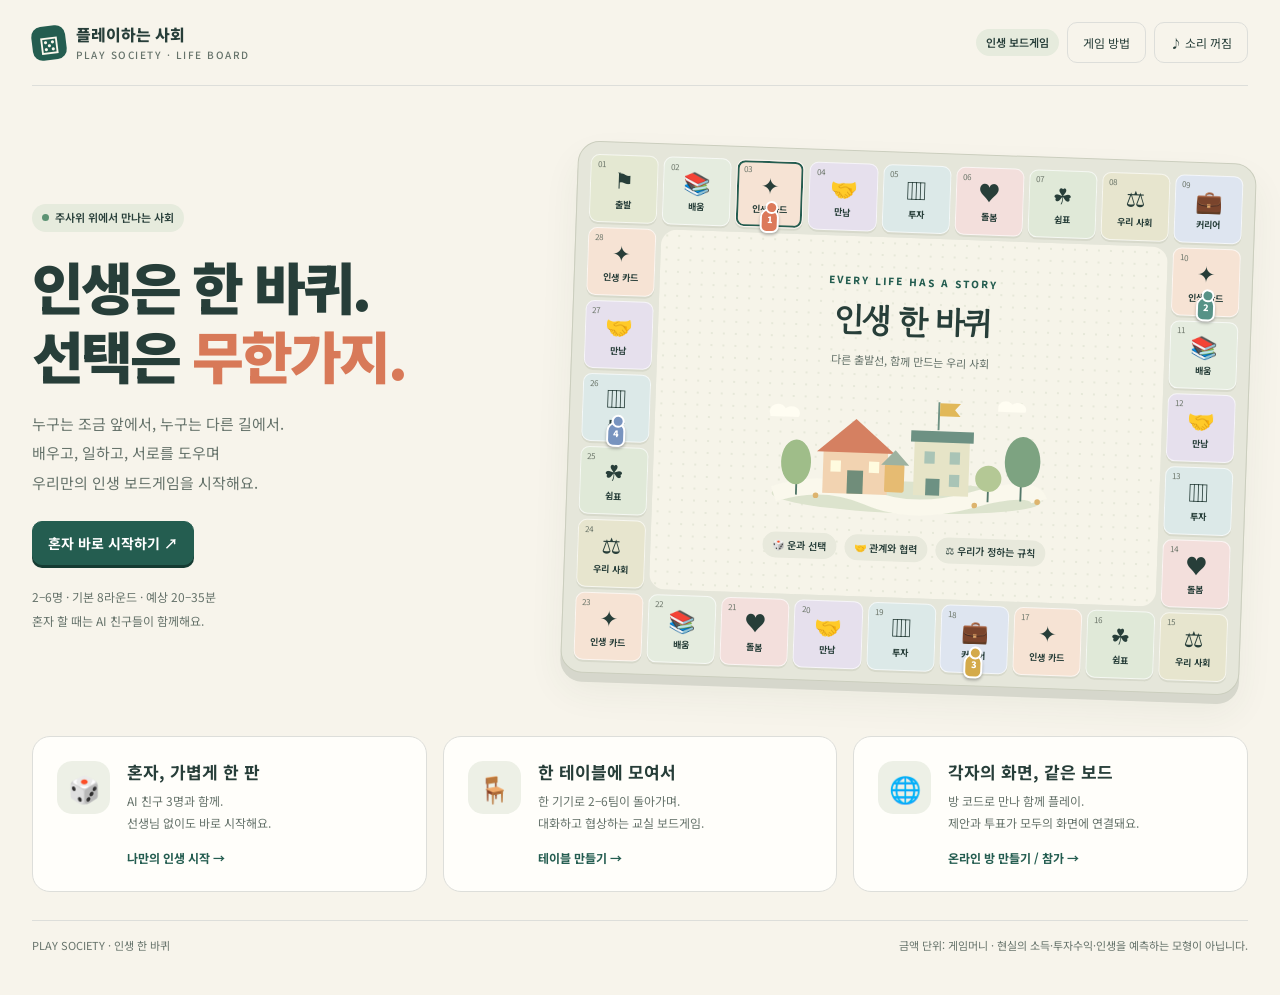
<file: newhabituslife/index.html>
<!doctype html>
<html lang="ko"><head><meta charset="utf-8"><meta name="viewport" content="width=device-width,initial-scale=1"><meta name="theme-color" content="#f7f4eb"><meta name="description" content="플레이하는 사회 — 서로 다른 출발선에서 만나 함께 만드는 인생 보드게임. 혼자, 한 기기, 온라인 교실에서 플레이하세요."><title>인생 한 바퀴 · 플레이하는 사회</title><link rel="stylesheet" href="/newhabituslife/style.css"></head><body><div id="app"></div><div id="toast" role="status" aria-live="polite"></div><dialog id="modal"></dialog><script type="module" src="/newhabituslife/app.mjs"></script></body></html>
</file>
<file: newhabituslife/style.css>
@import url('https://fonts.googleapis.com/css2?family=Gowun+Dodum&family=Noto+Sans+KR:wght@400;500;600;700;800;900&display=swap');
:root{--ink:#273e39;--muted:#66736b;--paper:#f7f4eb;--green:#245d50;--line:#dddeda;--orange:#d87958;--white:#fffefa;--shadow:0 9px 0 #d6d7cc,0 18px 36px #334d3310}*{box-sizing:border-box}body{margin:0;background:var(--paper);color:var(--ink);font-family:'Noto Sans KR',system-ui,sans-serif;font-size:14px;line-height:1.6}button,input,select{font:inherit}button{cursor:pointer;color:inherit}button:disabled{cursor:not-allowed;opacity:.42}button,input,select{border-radius:10px}button:focus-visible,input:focus-visible,select:focus-visible,a:focus-visible{outline:3px solid #d7914d;outline-offset:3px}h1,h2,h3,p{margin:0}h1,h2,h3{line-height:1.3}button{border:1px solid var(--line);background:var(--white);padding:10px 15px}button:hover:not(:disabled){border-color:var(--green);transform:translateY(-1px)}.primary{background:var(--green);color:white;border-color:var(--green);box-shadow:0 3px 0 #153b32;font-weight:700}.secondary{background:#e8eddf;border-color:#ced9c6}.small{font-size:12px}.muted{color:var(--muted)}.eyebrow{font-size:10px;letter-spacing:2px;font-weight:800;text-transform:uppercase;color:var(--green)}.pill{display:inline-flex;align-items:center;gap:6px;padding:5px 10px;border-radius:30px;background:#e6ebdd;font-size:11px;font-weight:600}.dot{width:7px;height:7px;border-radius:50%;background:#5c9374;display:inline-block}.row{display:flex;gap:10px;align-items:center;flex-wrap:wrap}.spread{justify-content:space-between}.wide{width:100%}.stack{display:grid;gap:12px}.hidden{display:none!important}.shell{max-width:1480px;margin:auto;padding:0 32px 40px}.topbar{height:86px;display:flex;align-items:center;justify-content:space-between;border-bottom:1px solid var(--line);gap:12px}.brand{display:flex;align-items:center;gap:10px;font-size:16px;font-weight:800}.brandmark{background:var(--green);color:#fcf8ed;width:34px;height:34px;display:grid;place-items:center;font-size:23px;border-radius:10px;transform:rotate(-7deg)}.brand small{font-size:10px;letter-spacing:1.5px;color:var(--muted);font-weight:500;display:block}.nav{display:flex;gap:8px;align-items:center}.nav button{font-size:12px;background:transparent}.hero{display:grid;grid-template-columns:.83fr 1.17fr;gap:55px;padding:54px 0 40px;align-items:center}.hero h1{font-size:clamp(36px,4.4vw,64px);font-weight:900;letter-spacing:-3px;line-height:1.24;margin:19px 0}.hero h1 em{font-style:normal;color:var(--orange)}.hero p{color:var(--muted);font-size:15px;line-height:1.95;max-width:410px}.hero .note{margin-top:20px;font-size:12px}.hero-board{transform:rotate(2deg);padding:12px 0}.hero-board .board{font-size:10px}.hero-board .cell{min-height:52px}.hero-board .cell .tile-icon{font-size:22px}.hero-board .cell .label{font-size:9px}.hero-board .center-title{font-size:33px}.mode-grid{display:grid;grid-template-columns:repeat(3,1fr);gap:16px;margin-bottom:28px}.mode-card{text-align:left;padding:24px;background:var(--white);border:1px solid var(--line);border-radius:18px;display:flex;gap:17px;align-items:flex-start}.mode-icon{font-size:26px;width:53px;height:53px;display:grid;place-items:center;background:#edf0e6;border-radius:15px;flex-shrink:0}.mode-card h3{font-size:17px;margin-bottom:7px}.mode-card p{font-size:12px;color:var(--muted);line-height:1.8}.mode-card b{display:block;margin-top:15px;font-size:12px;color:var(--green)}.footer{border-top:1px solid var(--line);padding-top:16px;font-size:11px;color:var(--muted);display:flex;justify-content:space-between;gap:15px}.game-head{padding:24px 0 18px}.game-head h1{font-size:26px;letter-spacing:-1px}.round-meta{display:flex;align-items:center;gap:15px}.round-num{font-size:28px;font-weight:800;line-height:1}.round-num span{font-size:13px;color:var(--muted);font-weight:400}.players{display:grid;grid-template-columns:repeat(var(--count,4),1fr);gap:10px;margin-bottom:22px}.player{background:var(--white);border:1px solid var(--line);border-radius:13px;padding:12px 14px;position:relative;min-width:0;text-align:left;box-shadow:0 3px 0 #e5e3d9}.player.active{border:2px solid var(--pc);padding:11px 13px;background:color-mix(in srgb,var(--pc) 6%,white)}.player .avatar{width:32px;height:32px;background:color-mix(in srgb,var(--pc) 20%,white);display:grid;place-items:center;border-radius:50%;font-size:20px}.player-name{font-size:12px;font-weight:800;white-space:nowrap;overflow:hidden;text-overflow:ellipsis;max-width:100px}.money{font-size:20px;font-weight:800;letter-spacing:-.6px}.money small{font-size:10px;font-weight:400;letter-spacing:0}.player .mini-stats{font-size:10px;margin-top:6px;display:flex;justify-content:space-between;gap:5px;color:var(--muted)}.game-grid{display:grid;grid-template-columns:minmax(0,1fr) 342px;gap:24px;align-items:start}.board-wrap{min-width:0}.board{display:grid;grid-template-columns:repeat(9,minmax(0,1fr));grid-template-rows:repeat(7,minmax(68px,1fr));gap:5px;padding:12px;background:#e5e6da;border:1px solid #cbcebe;border-radius:22px;box-shadow:var(--shadow);position:relative;isolation:isolate}.cell{background:var(--tile);border:1px solid #ffffffaa;border-radius:9px;display:flex;flex-direction:column;align-items:center;justify-content:center;position:relative;min-width:0;padding:8px 2px;transition:box-shadow .2s;user-select:none;cursor:pointer;box-shadow:0 2px 0 #5e62461a}.cell:hover{filter:brightness(1.04)}.cell.current{box-shadow:inset 0 0 0 2px var(--green),0 2px 0 #5e62461a}.cell .tile-no{position:absolute;top:3px;left:6px;font-size:8px;color:#6c766a}.tile-icon{font-size:25px;line-height:1.2}.cell .label{font-size:10px;font-weight:700;margin-top:5px;white-space:nowrap}.cell .pawns{position:absolute;bottom:-6px;display:flex;z-index:3;gap:0}.pawn{width:19px;height:25px;background:var(--pc);border:2px solid white;border-radius:10px 10px 7px 7px;color:white;box-shadow:0 2px 3px #0004;display:grid;place-items:center;font-size:9px;font-weight:900;position:relative}.pawn::before{content:'';position:absolute;width:9px;height:9px;background:var(--pc);border:2px solid white;top:-9px;left:3px;border-radius:50%}.pawn.walking{animation:hop .2s ease infinite}.board-center{grid-column:2/9;grid-row:2/7;border-radius:16px;background:#f6f4e9;display:flex;flex-direction:column;align-items:center;justify-content:center;position:relative;overflow:hidden;padding:15px;text-align:center;background-image:radial-gradient(#b4c1a43b .8px,transparent .8px);background-size:12px 12px}.center-title{font-family:'Gowun Dodum',sans-serif;font-size:42px;letter-spacing:-2px;margin:5px 0;font-weight:800}.center-sub{font-size:11px;color:var(--muted)}.town{width:min(320px,80%);height:145px;margin:5px 0 4px}.center-bottom{display:flex;gap:8px;align-items:center;margin-top:12px;flex-wrap:wrap;justify-content:center}.center-bottom .pill{background:#e8e9dc;font-size:10px}.board-caption{display:flex;justify-content:space-between;margin:22px 2px 14px;font-size:11px;color:var(--muted);gap:10px}.legend{display:flex;gap:9px;flex-wrap:wrap}.legend span{display:flex;align-items:center;gap:4px}.legend i{width:8px;height:8px;border-radius:2px}.panel{background:var(--white);border:1px solid var(--line);border-radius:18px;padding:21px;box-shadow:0 5px 0 #e9e6dc}.panel h2{font-size:21px;letter-spacing:-.5px}.panel .desc{font-size:12px;color:var(--muted);margin:10px 0 17px;line-height:1.85}.turn-tag{display:flex;align-items:center;gap:8px;margin-bottom:17px;font-size:12px;font-weight:700}.turn-tag .avatar{font-size:25px}.dice-area{text-align:center;padding:18px 0}.dice{width:78px;height:78px;border-radius:18px;background:white;border:1px solid #d8dcce;box-shadow:0 7px 0 #d1d5c6,0 10px 20px #48584318;margin:0 auto 17px;font-size:60px;line-height:76px;color:var(--green);transform:rotate(-6deg)}.dice.rolling{animation:roll .15s infinite}.roll-button{padding:14px;font-size:15px}.choice{width:100%;text-align:left;padding:12px 13px;margin-bottom:8px;background:#fafaf5;border:1px solid #dfE3d9}.choice b{font-size:13px;display:block;margin-bottom:4px}.choice span{font-size:11px;display:block;color:var(--muted);line-height:1.7}.choice:hover:not(:disabled){background:#edf2e7}.event-icon{font-size:28px;background:#f3e5d5;display:inline-grid;place-items:center;width:51px;height:57px;border-radius:8px;box-shadow:3px 3px 0 #e7d5bf;transform:rotate(-5deg);margin-bottom:17px}.ledger{padding:12px;background:#f2f3e9;border-radius:10px;font-size:11px;margin:12px 0}.ledger .row{margin:3px 0}.hint{border-left:3px solid #d3b76d;background:#f5f0df;padding:10px 12px;font-size:11px;line-height:1.8;color:#74633b;margin-top:15px}.journal{margin-top:20px;background:var(--white);border:1px solid var(--line);border-radius:16px;padding:17px 20px}.journal h3{font-size:13px;margin-bottom:10px}.log-list{max-height:128px;overflow:auto;font-size:11px;color:var(--muted)}.log-item{padding:7px 0;border-bottom:1px dashed #e3e5dd;display:flex;gap:10px}.log-item span{color:var(--orange);white-space:nowrap;font-size:10px}.network-status{font-size:11px;color:var(--muted)}.timeline{display:flex;gap:4px;align-items:center;margin-top:15px}.timeline i{height:5px;flex:1;border-radius:3px;background:#dedfd3}.timeline i.on{background:var(--green)}.setup{max-width:640px;margin:40px auto}.setup h1{font-size:30px;margin-bottom:10px}.setup label{display:block;font-size:12px;font-weight:700;margin:16px 0 7px}.setup input,.setup select{width:100%;padding:12px;border:1px solid var(--line);background:white;color:var(--ink)}.setup .fields{display:grid;grid-template-columns:1fr 1fr;gap:0 14px}.setup .names{display:grid;grid-template-columns:1fr 1fr;gap:10px}.setup .names input{margin-top:7px}.setup button.primary{margin-top:22px}.check{display:flex!important;align-items:center;gap:10px;font-weight:400!important}.check input{width:18px;height:18px}.room-code{font-size:44px;font-weight:900;letter-spacing:8px;padding:18px 0;color:var(--green)}.room-member{display:flex;align-items:center;gap:12px;padding:13px;border-bottom:1px solid var(--line)}.empty-seat{color:#9da499}.results{max-width:1100px;margin:30px auto}.results h1{font-size:38px;margin-bottom:15px}.result-grid{display:grid;grid-template-columns:repeat(auto-fit,minmax(230px,1fr));gap:15px;margin:24px 0}.result-card{padding:22px;border-radius:16px;background:var(--white);border-top:5px solid var(--pc);box-shadow:0 3px 0 #deded2}.result-card h3{font-size:18px}.result-card .money{font-size:29px;margin:12px 0}.result-card .goal{font-size:12px;background:#edf0e4;padding:12px;border-radius:8px;margin-top:13px}.reflection{padding:25px;background:#e6edde;border-radius:16px}.reflection ol{font-size:13px;line-height:2.2;padding-left:20px}.bars{margin:20px 0}.bar-row{display:grid;grid-template-columns:90px 1fr 80px;gap:12px;align-items:center;font-size:12px;margin:13px 0}.bar-pair{display:grid;gap:4px}.bar-pair i{display:block;height:9px;background:var(--pc);border-radius:4px;min-width:2px}.bar-pair i:first-child{opacity:.3}.error{background:#f8e3dc;color:#924a34;border-radius:8px;padding:10px;margin:10px 0;font-size:12px}.info{background:#eef1e5;padding:13px;border-radius:10px;font-size:12px;color:var(--muted);line-height:1.9}dialog{border:1px solid var(--line);border-radius:20px;padding:26px;width:min(530px,92vw);color:var(--ink);background:var(--white);box-shadow:0 25px 100px #0003}dialog::backdrop{background:#263e395e;backdrop-filter:blur(3px)}dialog h2{font-size:23px;margin-bottom:14px}dialog p{font-size:13px;line-height:1.9;margin:10px 0}dialog .close{float:right;padding:4px 11px;margin:-10px -10px 10px 10px}.rules-list{padding-left:20px;font-size:13px;line-height:2}.badge{display:inline-block;background:#e5ebdf;border-radius:6px;padding:4px 8px;margin:3px;font-size:11px}#toast{position:fixed;bottom:25px;left:50%;transform:translateX(-50%);background:var(--ink);color:white;border-radius:12px;padding:12px 20px;z-index:20;max-width:90vw;display:none;font-size:13px}.fade-in{animation:fade .3s ease}.success-mark{font-size:35px;margin-bottom:12px}.policy-chip{font-size:10px;color:var(--green);padding:3px 6px;background:#e5ecda;border-radius:4px}.offline-banner{background:#f8e7c9;border-radius:8px;padding:8px;font-size:11px;margin:10px 0}@keyframes hop{50%{transform:translateY(-7px)}}@keyframes roll{0%{transform:rotate(-15deg)}50%{transform:rotate(15deg) translateY(-6px)}100%{transform:rotate(-15deg)}}@keyframes fade{from{opacity:.5;transform:translateY(6px)}to{opacity:1;transform:none}}@media(min-width:1600px){.board{grid-template-rows:repeat(7,minmax(77px,1fr))}}@media(max-width:1100px){.shell{padding:0 20px 30px}.game-grid{grid-template-columns:minmax(0,1fr) 300px;gap:17px}.board{grid-template-rows:repeat(7,minmax(59px,1fr));gap:4px;padding:9px}.cell .label{font-size:8px}.tile-icon{font-size:21px}.center-title{font-size:32px}.town{height:113px}.hero{gap:25px}.hero-board .cell{min-height:45px}.hero-board .board{grid-template-rows:repeat(7,minmax(45px,1fr))}.hero-board .town{height:90px}.player{padding:10px}.player.active{padding:9px}.player .mini-stats{flex-wrap:wrap}.mode-card{padding:19px;gap:12px}.mode-icon{width:40px;height:40px}}@media(max-width:820px){.hero{grid-template-columns:1fr;text-align:center;padding:30px 0}.hero p{margin:auto}.hero-board{max-width:620px;margin:auto;width:100%;transform:rotate(1deg)}.hero h1{font-size:46px}.mode-grid{grid-template-columns:1fr}.mode-card{padding:20px}.mode-card b{margin-top:8px}.hero .row{justify-content:center}.game-grid{grid-template-columns:1fr}.control{order:-1}.control .panel{padding:17px}.dice-area{padding:4px 0;display:flex;align-items:center;gap:18px}.dice{margin:0 0 9px 8px;width:55px;height:55px;font-size:45px;line-height:53px;flex-shrink:0}.roll-button{flex:1}.control .panel .desc{margin:6px 0 10px}.turn-tag{margin-bottom:7px}.board{grid-template-rows:repeat(7,minmax(57px,1fr))}.players{overflow-x:auto;grid-template-columns:repeat(var(--count),minmax(140px,1fr));padding-bottom:5px}.panel .options{display:grid;grid-template-columns:1fr 1fr;gap:8px}.choice{margin:0}.event-icon{display:none}.town{height:125px}.nav .desktop{display:none}.topbar{height:72px}.game-head{padding-top:18px}.game-head h1{font-size:23px}.footer{flex-direction:column;gap:3px}}@media(max-width:480px){.shell{padding:0 12px 25px}.brand{font-size:13px}.brand small{font-size:8px}.nav button{padding:7px 10px;font-size:11px}.nav{gap:5px}.hero h1{font-size:40px}.hero-board .cell{min-height:39px}.hero-board .board{grid-template-rows:repeat(7,minmax(39px,1fr))}.hero-board .label{font-size:7px!important}.hero-board .tile-icon{font-size:17px!important}.hero-board .center-title{font-size:26px}.board{padding:6px;gap:3px;border-radius:15px;grid-template-rows:repeat(7,minmax(45px,1fr))}.cell{border-radius:5px;padding:6px 0}.cell .label{font-size:7px;letter-spacing:-.3px}.cell .tile-icon{font-size:19px}.cell .tile-no{font-size:6px;left:3px;top:1px}.board-center{padding:5px;border-radius:9px}.center-title{font-size:27px}.center-sub{font-size:9px}.board-center .eyebrow{font-size:8px}.town{height:90px;width:85%}.center-bottom{margin-top:4px;gap:3px}.center-bottom .pill{padding:3px 6px;font-size:8px}.board-caption{font-size:9px}.legend{gap:6px}.pawn{width:14px;height:19px;font-size:7px;border-width:1px}.pawn::before{width:7px;height:7px;border-width:1px;top:-6px;left:2px}.round-num{font-size:22px}.round-meta{gap:8px}.game-head .pill{font-size:10px}.panel .options{grid-template-columns:1fr}.setup .fields{grid-template-columns:1fr}.results h1{font-size:29px}.bar-row{grid-template-columns:70px 1fr 65px}.hint{font-size:10px}.hero-board .town{height:77px}}@media(prefers-reduced-motion:reduce){*,*::before,*::after{animation:none!important;transition:none!important;scroll-behavior:auto!important}}@media print{.nav,.primary,.secondary,.board-wrap,.control,.topbar,.players,.game-head,.footer{display:none!important}.results{margin:0}.result-card{break-inside:avoid}.shell{padding:0}body{background:white}.reflection{break-inside:avoid}}

/* ── 추가 요소 ───────────────────────────────────────────── */
.chips{display:flex;flex-wrap:wrap;gap:4px;margin-top:7px}
.chips span{font-size:10px;font-weight:700;border-radius:999px;padding:2px 7px;line-height:1.6}
.chip-token{background:#f3e6c9;color:#7a5c1e}
.chip-info{background:#dde9e3;color:#2f5d4f}
.chip-loan{background:#eadfe9;color:#6c4468}
.chip-debt{background:#f3dcd6;color:#8c4630}

.helper-box{margin-top:14px;padding:12px;border:1px dashed #cfc7ae;border-radius:12px;background:#fffdf4}
button.helper{display:block;width:100%;text-align:left;margin-top:6px;font-size:13px;font-weight:600;background:#f1ece0;border:1px solid #ddd5bf;border-radius:10px;padding:9px 11px;cursor:pointer}
button.helper:hover:not(:disabled){background:#e8e1d0}
button.helper:disabled{opacity:.5;cursor:default}

.choice .why{display:block;margin-top:5px;font-size:11px;color:#8a6b4a;line-height:1.5}
.choice.unknown{border-style:dashed;background:#f2efe4;color:#8a8574;cursor:default}
.choice.unknown b{color:#8a8574}
.choice.info-choice{border-color:#a9c8b8;background:#f2f8f4}
.choice.info-choice b::after{content:'정보';font-size:9px;font-weight:800;background:#cfe3d8;color:#2f5d4f;border-radius:999px;padding:2px 6px;margin-left:6px;vertical-align:2px}

.peek{margin:12px 0 4px}
.peek-row{display:flex;gap:5px;margin-top:6px}
.peek-cell{flex:1;background:var(--tile);border:1px solid #ffffffaa;border-radius:8px;padding:5px 2px;text-align:center;font-size:11px;line-height:1.5}
.peek-cell b{display:block;font-size:9px;color:#7d7867}
.peek-cell i{display:block;font-style:normal;font-size:14px}
.peek-cell em{display:block;font-style:normal;font-size:9px;font-weight:600}

.crisis-table{margin:12px 0 8px;display:flex;flex-direction:column;gap:6px}
.crisis-row{display:grid;grid-template-columns:70px 1fr 62px;align-items:center;gap:8px;font-size:12px}
.crisis-row b{overflow:hidden;text-overflow:ellipsis;white-space:nowrap}
.crisis-row i{height:10px;border-radius:999px;background:var(--pc);display:block;min-width:4px}
.crisis-row span{text-align:right;font-weight:700;color:#8c4630}
.crisis-note{background:#f7e7df;border:1px solid #e8cdc0;border-radius:10px;padding:9px 11px;font-size:12px;margin:8px 0 12px}

.promise-list{display:flex;flex-direction:column;gap:7px;margin-top:8px}
.promise-item{display:flex;align-items:center;justify-content:space-between;gap:10px;background:#fffdf4;border:1px solid #e6e0cd;border-radius:10px;padding:9px 11px}
.promise-item.kept{background:#f1f7f1;border-color:#cfe0cf}
.promise-item b{font-size:12px}

.awards{margin-top:11px;display:flex;flex-direction:column;gap:5px}
.award{background:#f7f1e0;border:1px solid #e8dfc5;border-left:3px solid var(--pc);border-radius:8px;padding:6px 9px}
.award b{display:block;font-size:12px}
.award span{font-size:11px;color:#7d7867}

svg.chart{width:100%;height:auto;margin-top:10px}

@media print{.helper-box,.promise-item button{display:none!important}}

/* v3: clearer controls and compact-screen ergonomics */
button:focus-visible,input:focus-visible,select:focus-visible,[role=button]:focus-visible{outline:3px solid #bd673d;outline-offset:3px}
button:disabled{cursor:not-allowed} .helper-box{border-left:3px solid #5c8973} .crisis-row{min-height:42px}.crisis-row span{font-size:11px}.choice{transition:transform .16s,border-color .16s}.choice:not(:disabled):hover{transform:translateY(-2px);border-color:#5c8973}
@media(max-width:600px){.nav{gap:5px}.nav button{padding:8px;font-size:11px}.control .row button{min-height:40px}.crisis-row{grid-template-columns:65px 1fr 90px}.result-card{padding:16px}dialog{max-height:86dvh;overflow:auto}}
@media(prefers-reduced-motion:reduce){*,*::before,*::after{animation:none!important;transition:none!important}}
</file>
